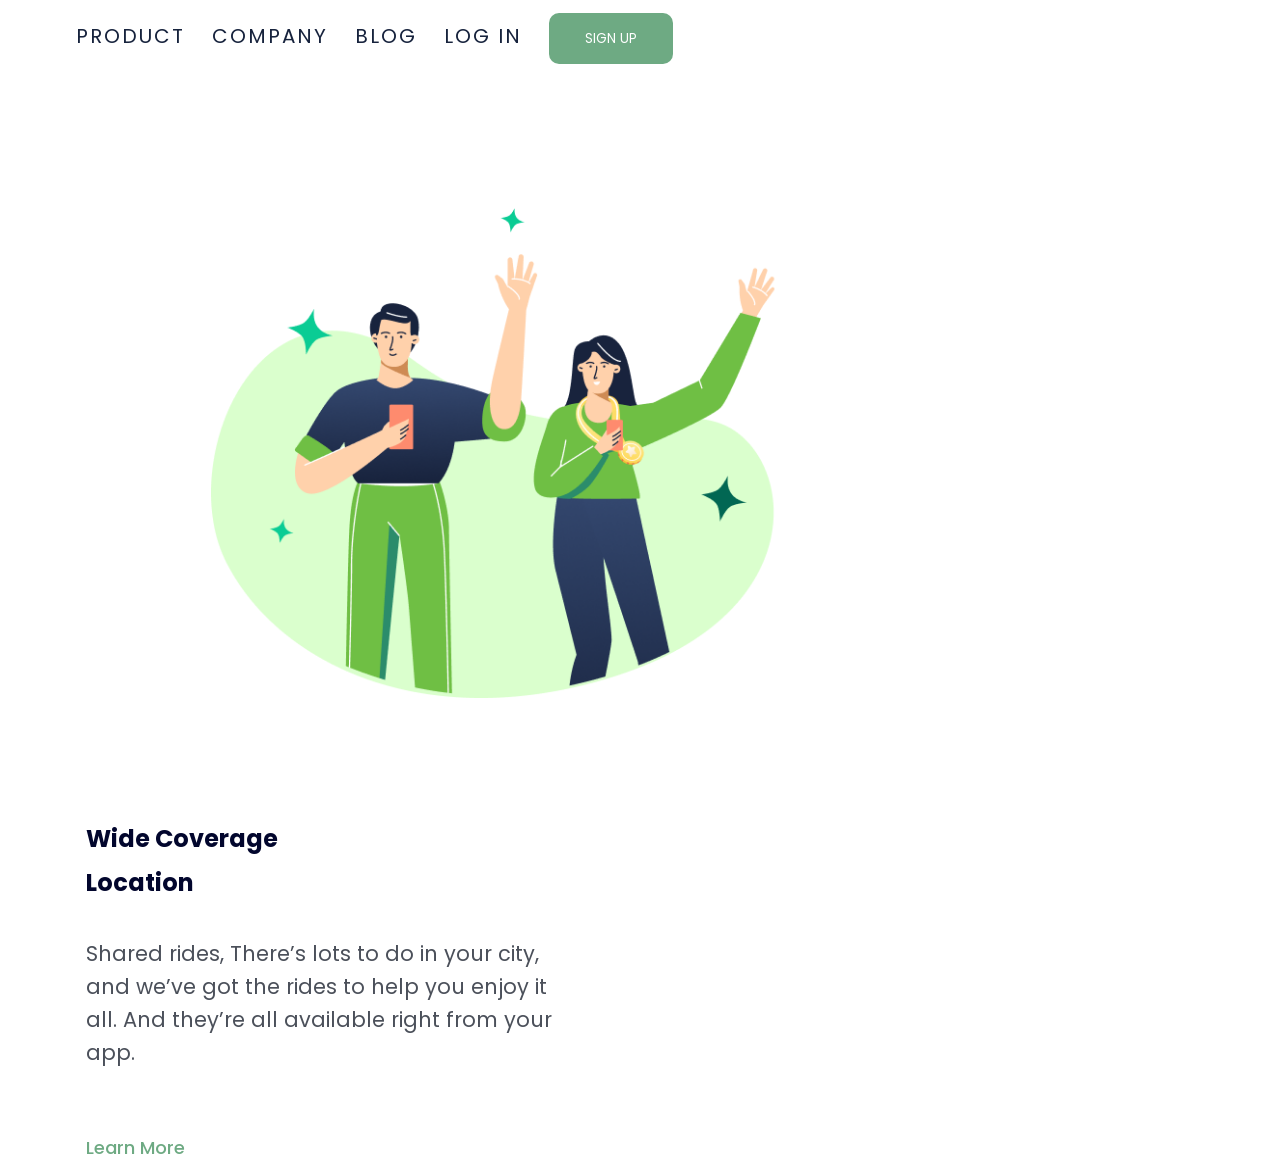
<file: index.html>
<!DOCTYPE html>
<html lang="en">
<head>
    <meta charset="UTF-8">
    <meta name="viewport" content="width=device-width, initial-scale=1.0">
    <link rel="styleSheet" href="./style.css">
     <link href="https://fonts.googleapis.com/css2?family=Poppins:wght@400;500;700&display=swap" rel="stylesheet">
    <title>Wide Coverage</title>
</head>
<body>
       <main class="main-all">
    <header>
        <a a class="link-header">PRODUCT</a>
        <a a class="link-header">COMPANY</a>
        <a a class="link-header">BLOG</a>
        <a a class="link-header">LOG IN</a>
        <button   class="button-header">SIGN UP</button>
    </header>

 
        <section class="images-section">
            <img class="image-logo" src="./assets/images/WideCoverage.png" alt="we-cara-logo">
        </section>

        <section class="section-info">
        <h1>Wide Coverage Location</h1>

        <p>Shared rides, There’s lots to do in your city,
             and we’ve got the rides to help you enjoy it all.
             And they’re all 
             available right from your app.</p>

             <button class="button-learnMore">Learn More</button>
             </section>
    </main>
    
</body>
</html>
</file>
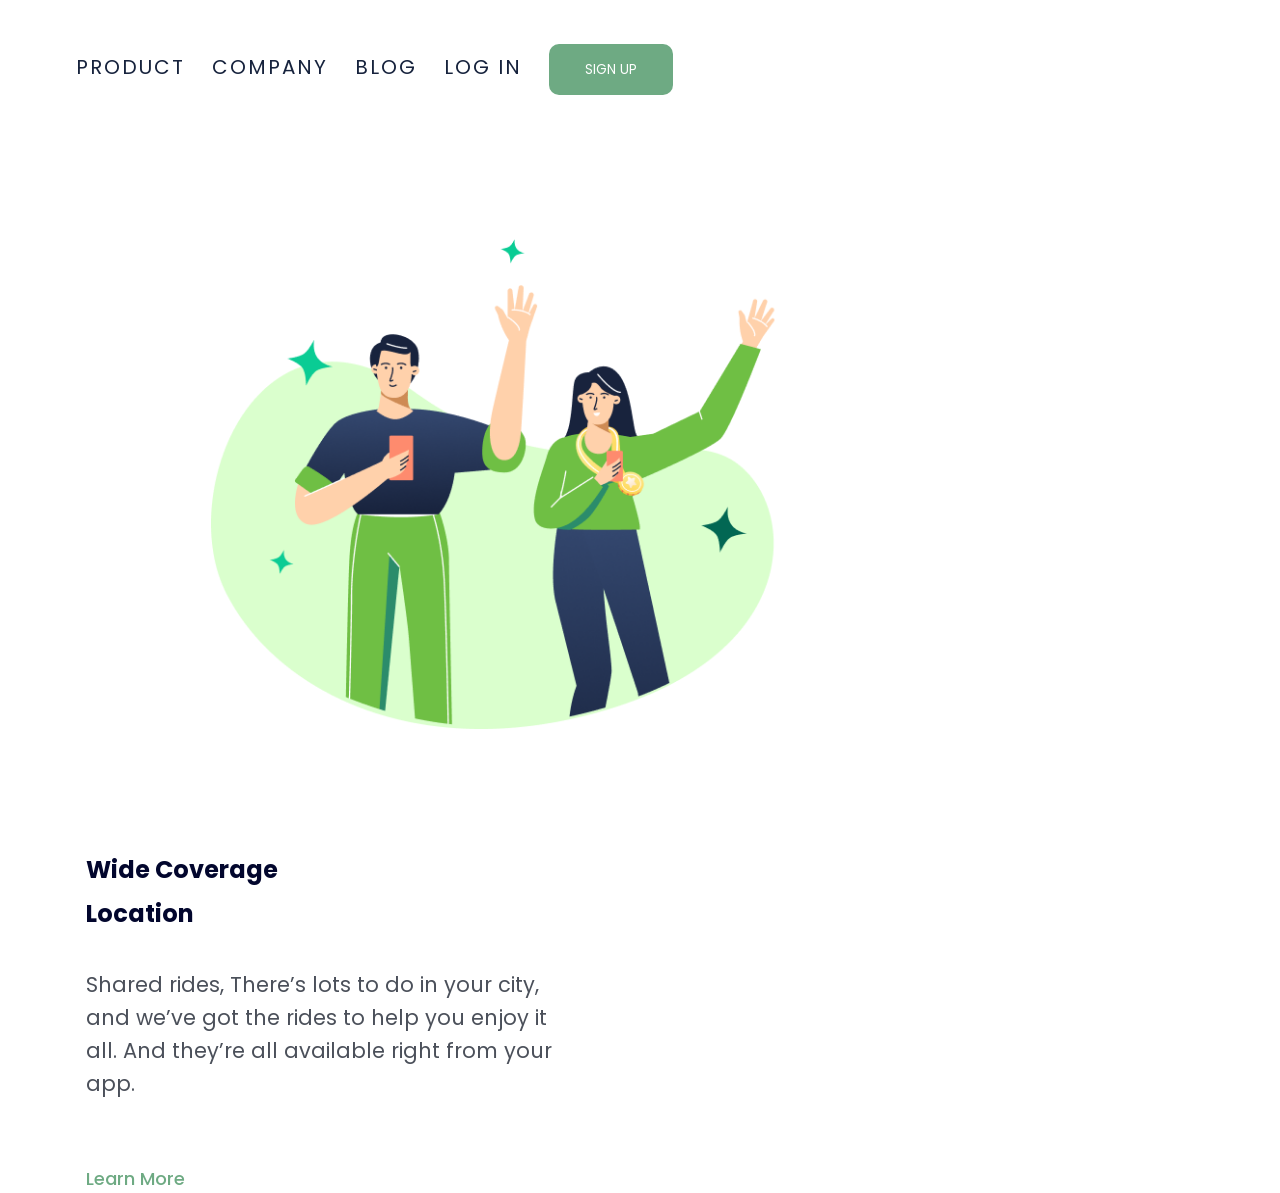
<file: Wide-Coverage.html>
<!DOCTYPE html>
<html lang="en">
<head>
    <meta charset="UTF-8">
    <meta name="viewport" content="width=device-width, initial-scale=1.0">
    <link rel="styleSheet" href="./Wide-couverage.css">
     <link href="https://fonts.googleapis.com/css2?family=Poppins:wght@400;500;700&display=swap" rel="stylesheet">
    <title>Wide Coverage</title>
</head>
<body>
       <main class="main-all">
    <header>
        <a a class="link-header">PRODUCT</a>
        <a a class="link-header">COMPANY</a>
        <a a class="link-header">BLOG</a>
        <a a class="link-header">LOG IN</a>
        <button   class="button-header">SIGN UP</button>
    </header>

 
        <section class="images-section">
            <img class="image-logo" src="./assets/images/WideCoverage.png" alt="we-cara-logo">
        </section>

        <section class="section-info">
        <h1>Wide Coverage Location</h1>

        <p>Shared rides, There’s lots to do in your city,
             and we’ve got the rides to help you enjoy it all.
             And they’re all 
             available right from your app.</p>

             <button class="button-learnMore">Learn More</button>
             </section>
    </main>
    
</body>
</html>
</file>
<file: style.css>
* {
  margin: 0px;
  padding: 0px;
  box-sizing: border-box;
  font-family: "Poppins", sans-serif;
}



.main-all {
  width: 100vw;
  height: 93vh;


}



header {
  margin: 13px 0 144px 76px;
}

.link-header {
  font-weight: 400;
  font-size: 20px;
  line-height: 21px;
  letter-spacing: 2px;
  text-align: center;
  color: #17233d;
  margin-right: 23px;
  cursor: pointer;
  text-decoration: none;
}

.link-header:hover {
  color: #659f79;
}
.link-header:active {
  opacity: 0.6;
}

.button-header {
  width: 124px;
  height: 51px;
  border-radius: 10px;
  background: #6eaa83;
  border: none;
  color: #ffffff;
  cursor: pointer;
}

.button-header:hover {
  opacity: 0.8;
}
.button-header:active {
  opacity: 0.6;
}

.image-logo {
  width: 575px;
  height: 490px;
  margin-left: 125px;
  display: inline;
}

section {
  display: inline-block;
  margin-left: 86px;
  vertical-align: top;
}

.section-info {
  margin-bottom: 1px;
      margin-top: 112px;
}

h1 {
  font-weight: 700;
  line-height: 44px;
  color: #02062d;
  display: inline-block;
  width: 268px;
}

p {
  font-weight: 400;
  line-height: 33px;
  color: #4b505a;
  margin-top: 32px;
  font-size: 21px;
  width: 475px;
  margin-bottom: 65px;
}

.button-learnMore {
  font-weight: 500;
  font-size: 18px;
  line-height: 27px;
  color: #6eaa83;
  text-decoration: none;
  background: none;
  cursor: pointer;
  border: none;
}

.button-learnMore:hover {
  color: #659f79;
}
.button-learnMore:active {
  opacity: 0.6;
}

/* RESPONSIVIDADE */

@media (max-width: 668px) {

    .main-all {
    display: flex;
    flex-direction: column; /* empilha */
  }

  header {
    margin: 20px 0 144px 49px;
  }

    .button-header {
                font-size: 18px;
        width: 120px;
        height: 35px;
                margin-left: 189px;
}

.button-header:hover {
  opacity: 0.8;
}
.button-header:active {
  opacity: 0.6;
}


h1 {
             font-size: 35px;
        line-height: 30px;
        height: auto;
        width: auto;
}

p {
          font-size: 18px;
        line-height: 30px;
        letter-spacing: 0.5;
        width: auto;
        height: auto;
        padding: 10px;
        margin-bottom: 10px;
}

.button-learnMore {
  font-weight: 500;
  font-size: 18px;
  line-height: 27px;
  color: #6eaa83;
  text-decoration: none;
  cursor: pointer;
  border: none;

}

.button-learnMore:hover {
  color: #659f79;
}
.button-learnMore:active {
  opacity: 0.6;
}


.image-logo {
         width: 85%;
        height: auto;
        margin: auto;
}

a {
    display: none;
}


   section {
    display: block !importante
} 

.section-info {
    order: 1;
            margin-top: -53px;
 
}

.images-section {
    order: 2;
}






}
</file>
<file: Wide-couverage.css>
/* RESET ALL OR ADD FOR ALL */

* {
  margin: 0px;
  padding: 0px;
  box-sizing: border-box;
  font-family: "Poppins", sans-serif;
}

/* LAYOUT GERAL */

.main-all {
  width: 100vw;
  height: 100vh;
  /* display: flex; */
  /* align-items: center;
  justify-content: center; */

}

/* START CODING */

header {
  margin: 44px 0 144px 76px;
}

.link-header {
  font-weight: 400;
  font-size: 20px;
  line-height: 21px;
  letter-spacing: 2px;
  text-align: center;
  color: #17233d;
  margin-right: 23px;
  cursor: pointer;
  text-decoration: none;
}

.link-header:hover {
  color: #659f79;
}
.link-header:active {
  opacity: 0.6;
}

.button-header {
  width: 124px;
  height: 51px;
  border-radius: 10px;
  background: #6eaa83;
  border: none;
  color: #ffffff;
  cursor: pointer;
}

.button-header:hover {
  opacity: 0.8;
}
.button-header:active {
  opacity: 0.6;
}

.image-logo {
  width: 575px;
  height: 490px;
  margin-left: 125px;
  display: inline;
}

section {
  display: inline-block;
  margin-left: 86px;
  vertical-align: top;
}

.section-info {
  margin-bottom: 1px;
      margin-top: 112px;
}

h1 {
  font-weight: 700;
  line-height: 44px;
  color: #02062d;
  display: inline-block;
  width: 268px;
}

p {
  font-weight: 400;
  line-height: 33px;
  color: #4b505a;
  margin-top: 32px;
  font-size: 21px;
  width: 475px;
  margin-bottom: 65px;
}

.button-learnMore {
  font-weight: 500;
  font-size: 18px;
  line-height: 27px;
  color: #6eaa83;
  text-decoration: none;
  background: none;
  cursor: pointer;
  border: none;
}

.button-learnMore:hover {
  color: #659f79;
}
.button-learnMore:active {
  opacity: 0.6;
}

/* RESPONSIVIDADE */

@media (max-width: 668px) {

    .main-all {
    display: flex;
    flex-direction: column; /* empilha */
  }

  header {
    margin: 20px 0 144px 49px;
  }

    .button-header {
                font-size: 18px;
        width: 120px;
        height: 35px;
                margin-left: 189px;
}

.button-header:hover {
  opacity: 0.8;
}
.button-header:active {
  opacity: 0.6;
}


h1 {
             font-size: 35px;
        line-height: 30px;
        height: auto;
        width: auto;
}

p {
          font-size: 18px;
        line-height: 30px;
        letter-spacing: 0.5;
        width: auto;
        height: auto;
        padding: 10px;
        margin-bottom: 10px;
}

.button-learnMore {
  font-weight: 500;
  font-size: 18px;
  line-height: 27px;
  color: #6eaa83;
  text-decoration: none;
  cursor: pointer;
      border: none;
                /* margin: 0 30px;
                         margin-left: auto;
        margin-right: auto;
        display: flex;
                align-items: center;
  */
}

.button-learnMore:hover {
  color: #659f79;
}
.button-learnMore:active {
  opacity: 0.6;
}


.image-logo {
         width: 85%;
        height: auto;
        margin: auto;
}

a {
    display: none;
}

  /* body {
    display: flex;
    flex-direction: column;
  } */

   section {
    display: block !important;
    /* display: flex;
    flex-direction: column; */
} 

.section-info {
    order: 1;
            margin-top: -53px;
  /* margin-bottom: 1px;
      margin-top: 112px; */
}

.images-section {
    order: 2;
}






}
</file>
